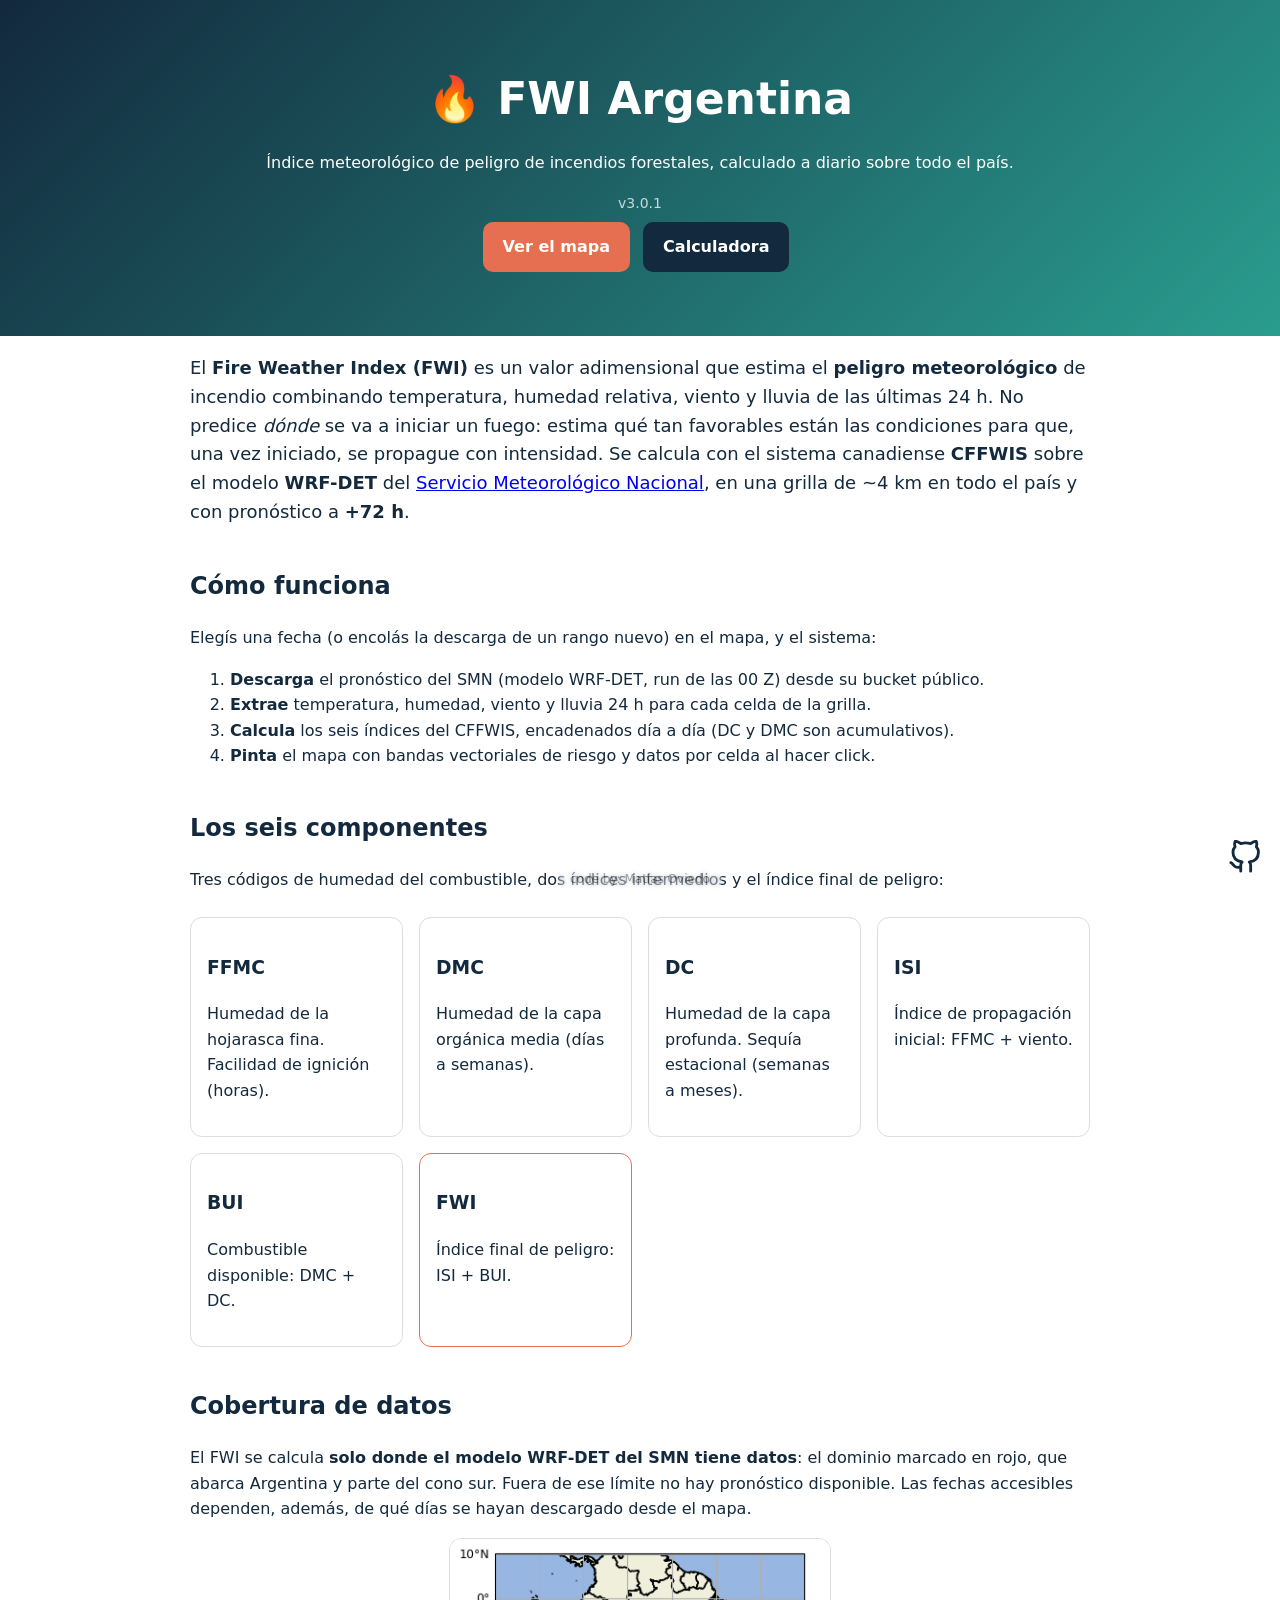
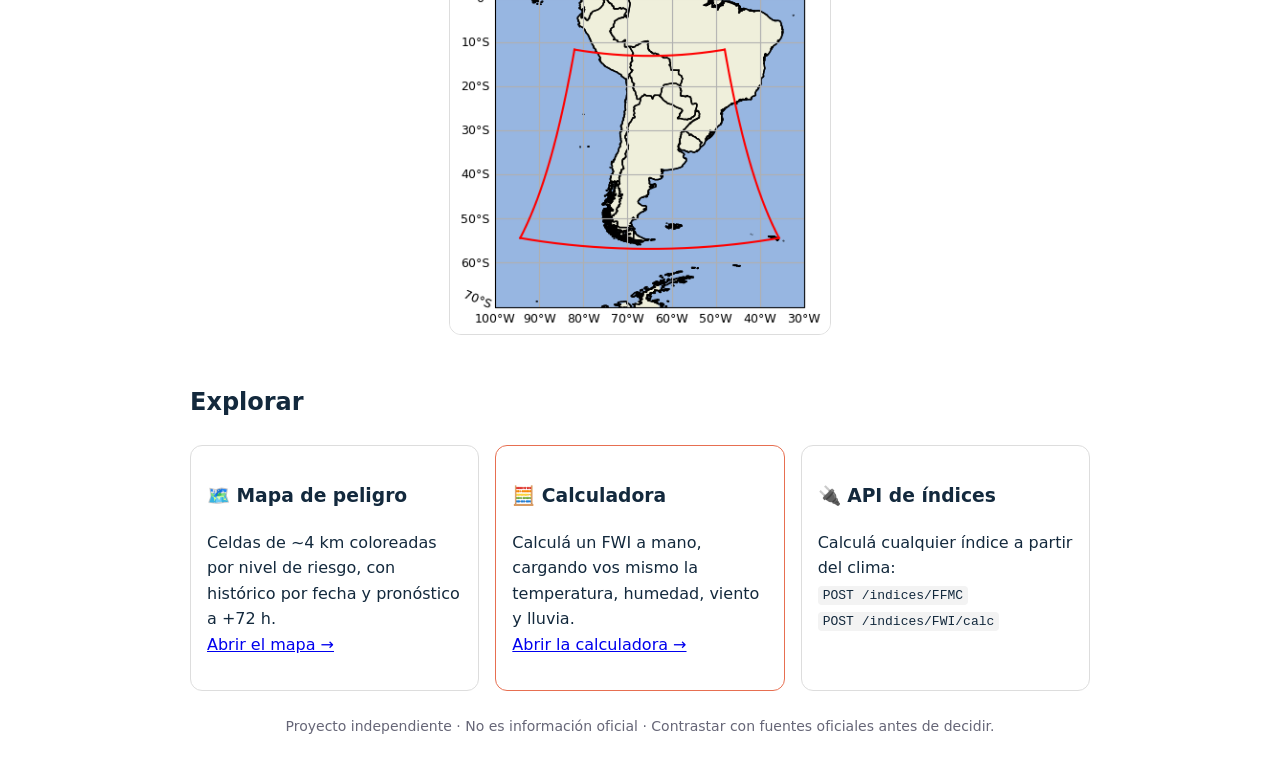
<file: web/index.html>
<!doctype html>
<html lang="es">
<head>
  <meta charset="utf-8" />
  <meta name="viewport" content="width=device-width, initial-scale=1" />
  <title>FWI Argentina — Índice meteorológico de peligro de incendios</title>
  <style>
    :root { --fire:#e76f51; --ink:#13293d; }
    body { margin:0; font-family:system-ui,sans-serif; color:var(--ink); line-height:1.6; }
    header { padding:64px 24px; background:linear-gradient(135deg,#13293d,#2a9d8f); color:#fff; text-align:center; }
    header h1 { margin:0 0 8px; font-size:clamp(28px,5vw,44px); }
    .wrap { max-width:900px; margin:0 auto; padding:0 24px; }
    main { padding:40px 0; }
    .btn { display:inline-block; margin:8px 8px 0 0; padding:12px 20px; border-radius:10px;
           background:var(--fire); color:#fff; text-decoration:none; font-weight:600; }
    .btn.alt { background:#13293d; }
    .grid { display:grid; gap:16px; grid-template-columns:repeat(auto-fit,minmax(200px,1fr)); margin-top:24px; }
    .card { border:1px solid #ddd; border-radius:12px; padding:16px; }
    code { background:#f3f3f3; padding:2px 5px; border-radius:4px; }
    footer { padding:24px; text-align:center; color:#667; font-size:14px; }

    /* crédito centrado abajo, difuso */
    .credit{position:fixed;bottom:8px;left:50%;transform:translateX(-50%);z-index:1200;
      font-size:12px;color:#000;text-decoration:none;opacity:.4;filter:blur(.3px);
      background:rgba(255,255,255,.45);backdrop-filter:blur(2px);padding:3px 12px;border-radius:12px;
      transition:.25s}
    .credit:hover{opacity:.9;filter:none}

    /* botón GitHub flotante (abajo a la derecha) */
    .gh-fab{position:fixed;right:18px;bottom:18px;z-index:1200}
    .gh-fab a{display:block;color:var(--ink)}
    .gh-fab svg{width:34px;height:34px;transition:.2s}
    .gh-fab a:hover svg{transform:scale(1.25);color:var(--fire)}
    .gh-fab .tip{position:absolute;bottom:48px;left:50%;transform:translateX(-50%) scale(0);
      transform-origin:bottom;background:#fff;border:1px solid #ddd;border-radius:8px;
      padding:5px 11px;font-size:13px;font-weight:700;box-shadow:0 2px 8px rgba(0,0,0,.15);
      transition:.25s ease-in-out;white-space:nowrap}
    .gh-fab a:hover .tip{transform:translateX(-50%) scale(1)}
  </style>
</head>
<body>
  <header>
    <div class="wrap">
      <h1>🔥 FWI Argentina</h1>
      <p>Índice meteorológico de peligro de incendios forestales, calculado a diario sobre todo el país.</p>
      <p style="opacity:.75;font-size:14px;margin:0">v3.0.1</p>
      <a class="btn" href="/map/">Ver el mapa</a>
      <a class="btn alt" href="/calculadora.html">Calculadora</a>
    </div>
  </header>
  <main class="wrap">
    <p style="font-size:18px">El <strong>Fire Weather Index (FWI)</strong> es un valor adimensional que
       estima el <strong>peligro meteorológico</strong> de incendio combinando temperatura, humedad
       relativa, viento y lluvia de las últimas 24&nbsp;h. No predice <em>dónde</em> se va a iniciar un
       fuego: estima qué tan favorables están las condiciones para que, una vez iniciado, se propague
       con intensidad. Se calcula con el sistema canadiense <strong>CFFWIS</strong> sobre el modelo
       <strong>WRF-DET</strong> del
       <a href="https://www.smn.gob.ar/">Servicio Meteorológico Nacional</a>, en una grilla de
       ~4&nbsp;km en todo el país y con pronóstico a <strong>+72&nbsp;h</strong>.</p>

    <h2 style="margin-top:40px">Cómo funciona</h2>
    <p>Elegís una fecha (o encolás la descarga de un rango nuevo) en el mapa, y el sistema:</p>
    <ol>
      <li><strong>Descarga</strong> el pronóstico del SMN (modelo WRF-DET, run de las 00&nbsp;Z) desde
          su bucket público.</li>
      <li><strong>Extrae</strong> temperatura, humedad, viento y lluvia 24&nbsp;h para cada celda de la
          grilla.</li>
      <li><strong>Calcula</strong> los seis índices del CFFWIS, encadenados día a día (DC y DMC son
          acumulativos).</li>
      <li><strong>Pinta</strong> el mapa con bandas vectoriales de riesgo y datos por celda al hacer
          click.</li>
    </ol>

    <h2 style="margin-top:40px">Los seis componentes</h2>
    <p>Tres códigos de humedad del combustible, dos índices intermedios y el índice final de peligro:</p>
    <div class="grid">
      <div class="card"><h3>FFMC</h3><p>Humedad de la hojarasca fina. Facilidad de ignición (horas).</p></div>
      <div class="card"><h3>DMC</h3><p>Humedad de la capa orgánica media (días a semanas).</p></div>
      <div class="card"><h3>DC</h3><p>Humedad de la capa profunda. Sequía estacional (semanas a meses).</p></div>
      <div class="card"><h3>ISI</h3><p>Índice de propagación inicial: FFMC + viento.</p></div>
      <div class="card"><h3>BUI</h3><p>Combustible disponible: DMC + DC.</p></div>
      <div class="card" style="border-color:var(--fire)"><h3>FWI</h3><p>Índice final de peligro: ISI + BUI.</p></div>
    </div>

    <h2 style="margin-top:40px">Cobertura de datos</h2>
    <p>El FWI se calcula <strong>solo donde el modelo WRF-DET del SMN tiene datos</strong>: el dominio
       marcado en rojo, que abarca Argentina y parte del cono sur. Fuera de ese límite no hay
       pronóstico disponible. Las fechas accesibles dependen, además, de qué días se hayan descargado
       desde el mapa.</p>
    <div style="text-align:center">
      <img src="images/cobertura_smn.png" alt="Dominio de cobertura del modelo WRF-DET del SMN"
           style="max-width:380px;width:100%;border-radius:12px;border:1px solid #ddd">
    </div>

    <h2 style="margin-top:40px">Explorar</h2>
    <div class="grid">
      <div class="card"><h3>🗺️ Mapa de peligro</h3><p>Celdas de ~4&nbsp;km coloreadas por nivel de
        riesgo, con histórico por fecha y pronóstico a +72&nbsp;h.
        <br><a href="/map/">Abrir el mapa →</a></p></div>
      <div class="card" style="border-color:var(--fire)"><h3>🧮 Calculadora</h3><p>Calculá un FWI a mano,
        cargando vos mismo la temperatura, humedad, viento y lluvia.
        <br><a href="/calculadora.html">Abrir la calculadora →</a></p></div>
      <div class="card"><h3>🔌 API de índices</h3><p>Calculá cualquier índice a partir del clima:
        <br><code>POST /indices/FFMC</code>
        <br><code>POST /indices/FWI/calc</code></p></div>
    </div>
  </main>
  <footer>
    Proyecto independiente · No es información oficial ·
    Contrastar con fuentes oficiales antes de decidir.
  </footer>

  <a class="credit" href="https://github.com/matiasoviedo28" target="_blank" rel="noopener">code by: Matías Oviedo</a>

  <div class="gh-fab">
    <a href="https://github.com/matiasoviedo28/FWI" target="_blank" rel="noopener" aria-label="GitHub">
      <svg stroke-linejoin="round" stroke-linecap="round" stroke-width="2" stroke="currentColor" fill="none" viewBox="0 0 24 24"><path d="M9 19c-5 1.5-5-2.5-7-3m14 6v-3.87a3.37 3.37 0 0 0-.94-2.61c3.14-.35 6.44-1.54 6.44-7A5.44 5.44 0 0 0 20 4.77 5.07 5.07 0 0 0 19.91 1S18.73.65 16 2.48a13.38 13.38 0 0 0-7 0C6.27.65 5.09 1 5.09 1A5.07 5.07 0 0 0 5 4.77a5.44 5.44 0 0 0-1.5 3.78c0 5.42 3.3 6.61 6.44 7A3.37 3.37 0 0 0 9 18.13V22"></path></svg>
      <span class="tip">GitHub</span>
    </a>
  </div>
</body>
</html>
</file>
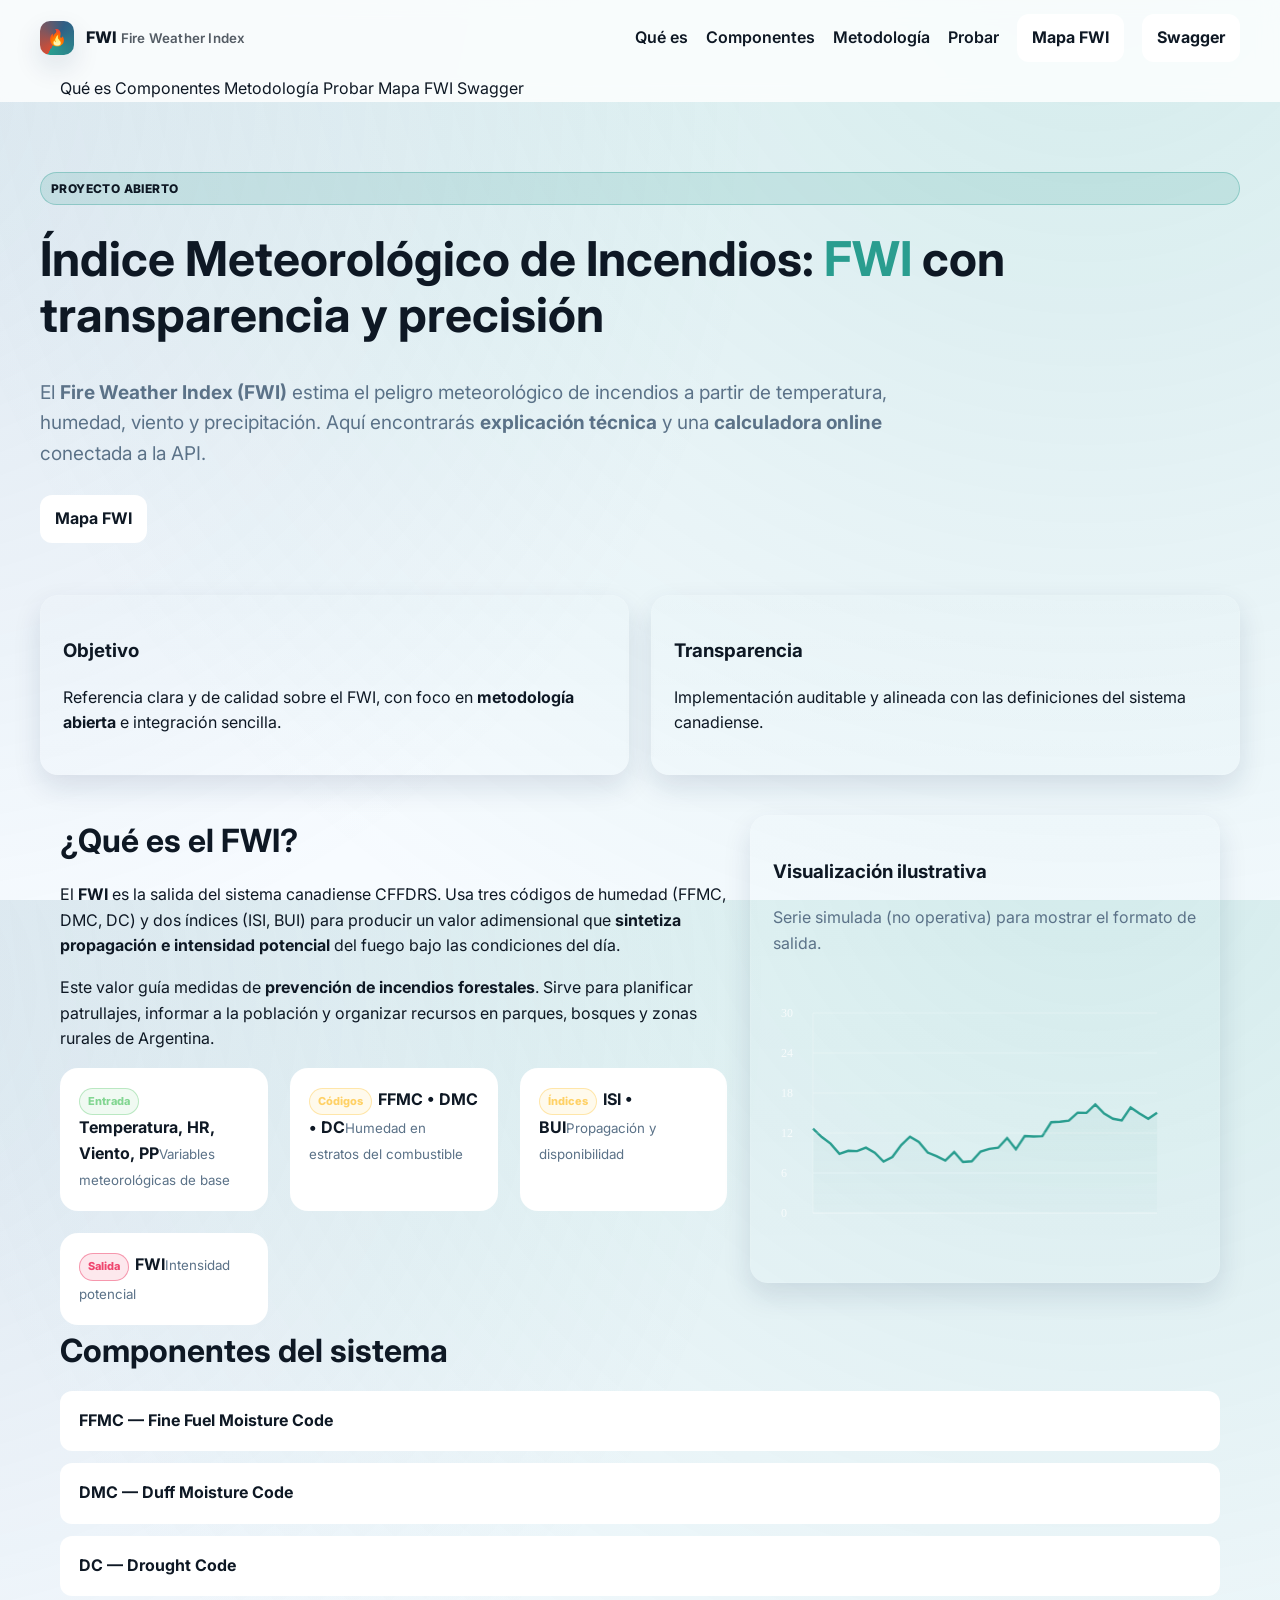
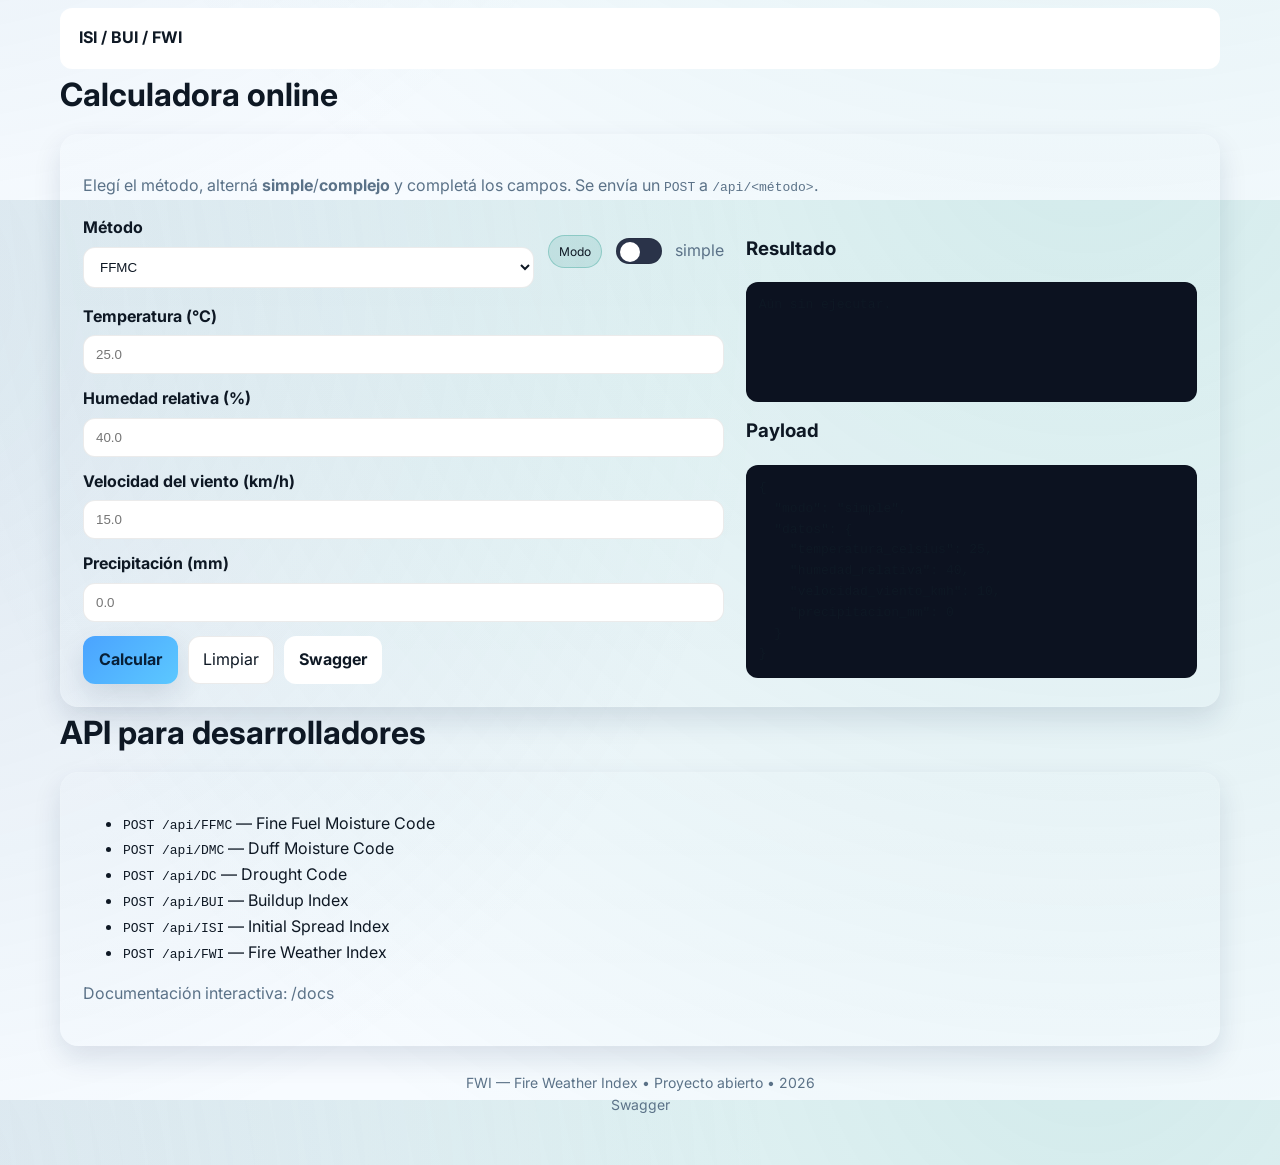
<file: web/index_legacy.html>
<!doctype html>
<html lang="es">
<head>
  <meta charset="utf-8" />
  <meta name="viewport" content="width=device-width, initial-scale=1" />
  <title>FWI — Fire Weather Index (Proyecto Abierto)</title>
  <meta name="description" content="Información técnica del Fire Weather Index (FWI) y calculadora online conectada a la API.">
  <link rel="preconnect" href="https://fonts.gstatic.com" crossorigin>
  <link href="https://fonts.googleapis.com/css2?family=Inter:wght@300;400;600;800&display=swap" rel="stylesheet">
  <meta name="color-scheme" content="dark light">
  <style>
    :root{
      --bg:#0d1b2a; --bg-soft:#0f2438; --surface:#13293d; --card:#173a5e;
      --primary:#2a9d8f; --secondary:#457b9d; --accent:#e76f51;
      --text:#e9f1f7; --muted:#b7c9d9; --ok:#83d692; --warn:#ffd166; --danger:#ef476f;
      --shadow:0 10px 30px rgba(0,0,0,.35);
      --radius:18px; --radius-sm:12px; --gap:22px; --maxw:1200px;
      /* Calc */
      --surface-2:#151c2d; --border:rgba(255,255,255,.10);
    }
    @media (prefers-color-scheme: light){
      :root{
        --bg:#f7fbff; --bg-soft:#eef4fb; --surface:#ffffff; --card:#ffffff;
        --secondary:#2f5f86; --accent:#d44d34; --text:#0e1824; --muted:#5b7288;
        --shadow:0 12px 28px rgba(20,40,80,.12); --border:rgba(0,0,0,.08);
      }
    }
    *{box-sizing:border-box}
    html,body{height:100%}
    body{
      margin:0; font-family:Inter,system-ui,-apple-system,Segoe UI,Roboto,Arial,sans-serif;
      color:var(--text);
      background: radial-gradient(1200px 1200px at 85% -10%, rgba(42,157,143,.18), transparent),
                  radial-gradient(900px 900px at -10% 10%, rgba(69,123,157,.16), transparent),
                  var(--bg);
      line-height:1.6; -webkit-font-smoothing:antialiased; -moz-osx-font-smoothing:grayscale;
    }
    a{color:inherit;text-decoration:none}
    .container{max-width:var(--maxw); margin:0 auto; padding:0 20px}

    /* Nav */
    nav{position:sticky; top:0; z-index:50; background:rgba(15,30,50,.75); backdrop-filter:blur(10px); border-bottom:1px solid rgba(255,255,255,.06)}
    @media (prefers-color-scheme: light){ nav{background:rgba(255,255,255,.8)} }
    .nav-inner{display:flex; align-items:center; justify-content:space-between; padding:14px 0}
    .brand{display:flex; gap:12px; align-items:center; font-weight:800; letter-spacing:.2px}
    .logo{width:34px;height:34px;border-radius:10px;display:grid;place-items:center;color:white;background:conic-gradient(from 210deg,var(--accent),var(--secondary),var(--primary)); box-shadow:var(--shadow)}
    .nav-links{display:flex; gap:18px; align-items:center; font-weight:600}
    .gh-btn{display:inline-flex; gap:10px; align-items:center; background:var(--surface); border:1px solid rgba(255,255,255,.08); padding:10px 14px; border-radius:12px; font-weight:700; transition:.2s transform}
    .gh-btn:hover{transform:translateY(-1px)}
    .menu-btn{display:none}
    @media (max-width: 720px){ .nav-links{display:none} .menu-btn{display:inline-flex; gap:8px; align-items:center; background:transparent; border:1px solid rgba(255,255,255,.18); padding:8px 12px; border-radius:10px} .drawer{position:fixed; top:56px; right:14px; background:var(--surface); border:1px solid rgba(255,255,255,.12); border-radius:12px; box-shadow:var(--shadow); padding:12px; width:min(86vw, 320px); display:none} .drawer a{display:block; padding:10px 12px; border-radius:9px} .drawer a:hover{background:rgba(255,255,255,.06)} .drawer.open{display:block} }

    /* Hero */
    .hero{padding:70px 0 40px; display:grid; gap:26px}
    .hero h1{font-size:clamp(28px, 4.2vw, 48px); line-height:1.15; margin:0 0 10px}
    .pill{display:inline-block; font-size:12px; font-weight:800; letter-spacing:.4px; text-transform:uppercase; background:rgba(42,157,143,.15); border:1px solid rgba(42,157,143,.35); color:var(--text); padding:6px 10px; border-radius:999px}
    .lead{font-size:clamp(16px,2.2vw,19px); color:var(--muted); max-width:900px; margin:0}

    /* Cards y grids */
    .hero-cards{margin-top:26px; display:grid; gap:var(--gap); grid-template-columns:repeat(12,1fr)}
    .card{grid-column:span 12; background:linear-gradient(180deg,rgba(255,255,255,.02),rgba(255,255,255,0)); border:1px solid rgba(255,255,255,.08); border-radius:var(--radius); padding:22px; box-shadow:var(--shadow)}
    section{padding:50px 0}
    h2{font-size:clamp(22px,3vw,32px); margin:0 0 14px}
    .muted{color:var(--muted)}
    .grid-2{display:grid; gap:var(--gap); grid-template-columns:repeat(12,1fr)}
    .grid-2 > *:nth-child(1){grid-column:span 12}
    .grid-2 > *:nth-child(2){grid-column:span 12}
    @media (min-width:900px){ .grid-2 > *:nth-child(1){grid-column:span 7} .grid-2 > *:nth-child(2){grid-column:span 5} .card.span-6{grid-column:span 6} }

    /* KPI */
    .kpis{display:grid; gap:var(--gap); grid-template-columns:repeat(6,minmax(0,1fr))}
    .kpi{grid-column:span 6; background:var(--card); border-radius:var(--radius); padding:18px; border:1px solid rgba(255,255,255,.06)}
    @media (min-width:700px){ .kpi{grid-column:span 2} }
    .badge{font-weight:800; font-size:11px; padding:4px 8px; border-radius:999px; border:1px solid; display:inline-block; margin-right:6px}
    .b-ok{color:var(--ok); border-color:rgba(131,214,146,.5); background:rgba(131,214,146,.12)}
    .b-warn{color:var(--warn); border-color:rgba(255,209,102,.5); background:rgba(255,209,102,.12)}
    .b-danger{color:var(--danger); border-color:rgba(239,71,111,.5); background:rgba(239,71,111,.12)}

    /* Acordeón */
    .accordion{display:grid; gap:12px}
    .acc-item{background:var(--card); border:1px solid rgba(255,255,255,.08); border-radius:12px; overflow:hidden}
    .acc-head{padding:16px 18px; cursor:pointer; font-weight:700; display:flex; justify-content:space-between; align-items:center}
    .acc-body{padding:0 18px; max-height:0; overflow:hidden; transition:max-height .3s ease; border-top:1px solid rgba(255,255,255,.06); background:linear-gradient(180deg, rgba(255,255,255,.02), transparent)}
    .acc-body-inner{padding:16px 0 18px}

    /* Calculadora */
    .label{display:block;font-weight:700;margin-bottom:6px}
    input,select{width:100%;padding:11px 12px;border-radius:12px;background:var(--surface);color:var(--text);border:1px solid var(--border);outline:none}
    input:focus,select:focus{border-color:var(--primary);box-shadow:0 0 0 3px rgba(42,157,143,.15)}
    .row{display:flex;flex-wrap:wrap;gap:10px;align-items:center}
    .pill-alt{background:rgba(42,157,143,.15);border:1px solid rgba(42,157,143,.35);border-radius:999px;padding:6px 10px;font-size:12px;color:var(--text)}
    .switch{display:inline-flex;align-items:center;gap:10px;cursor:pointer;user-select:none}
    .switch input{appearance:none;width:46px;height:26px;border-radius:999px;background:#2a3349;position:relative;transition:all .2s;border:1px solid var(--border)}
    .switch input:before{content:"";position:absolute;left:3px;top:3px;width:20px;height:20px;background:#fff;border-radius:50%;transition:all .2s}
    .switch input:checked{background:#2f825a}
    .switch input:checked:before{left:23px}
    button.primary{all:unset;cursor:pointer;background:linear-gradient(135deg,#4aa3ff,#5cc8ff);color:#082038;padding:11px 16px;border-radius:12px;font-weight:700;box-shadow:var(--shadow)}
    button.secondary{all:unset;cursor:pointer;background:var(--surface);border:1px solid var(--border);padding:10px 14px;border-radius:12px}
    pre{margin:0;background:#0c1220;border:1px solid var(--border);border-radius:12px;padding:12px;overflow:auto}
    canvas{width:100%; height:280px}
    .foot{padding:26px 0 50px; color:var(--muted); font-size:14px; text-align:center}
  </style>
</head>
<body>

  <!-- NAV -->
  <nav>
    <div class="container nav-inner">
      <div class="brand">
        <div class="logo" aria-hidden="true">🔥</div>
        <div>FWI <small style="opacity:.7;font-weight:600">Fire Weather Index</small></div>
      </div>
      <div class="nav-links">
        <a href="#que-es">Qué es</a>
        <a href="#componentes">Componentes</a>
        <a href="#metodologia">Metodología</a>
        <a href="#probar">Probar</a>
        <a class="gh-btn" href="web/mapa.html" target="_blank" rel="noopener">Mapa FWI</a>
        <a class="gh-btn" href="http://fwi.com.ar:9000/docs" target="_blank" rel="noopener">Swagger</a>
      </div>
      <button class="menu-btn" id="menuBtn" aria-label="Menú">☰ Menú</button>
    </div>
    <div class="container">
      <div class="drawer" id="drawer">
        <a href="#que-es">Qué es</a>
        <a href="#componentes">Componentes</a>
        <a href="#metodologia">Metodología</a>
        <a href="#probar">Probar</a>
        <a href="web/mapa.html" target="_blank" rel="noopener">Mapa FWI</a>
        <a href="http://fwi.com.ar:9000/docs" target="_blank" rel="noopener">Swagger</a>
      </div>
    </div>
  </nav>

  <!-- HERO -->
  <header class="container hero">
    <span class="pill">Proyecto abierto</span>
    <h1>Índice Meteorológico de Incendios: <span style="color:var(--primary)">FWI</span> con transparencia y precisión</h1>
    <p class="lead">
      El <strong>Fire Weather Index (FWI)</strong> estima el peligro meteorológico de incendios a partir de temperatura, humedad, viento y precipitación.
      Aquí encontrarás <strong>explicación técnica</strong> y una <strong>calculadora online</strong> conectada a la API.
    </p>
    <a class="gh-btn" href="web/mapa.html" target="_blank" rel="noopener" style="width:max-content">Mapa FWI</a>
    <div class="hero-cards">
      <div class="card span-6"><h3>Objetivo</h3><p>Referencia clara y de calidad sobre el FWI, con foco en <strong>metodología abierta</strong> e integración sencilla.</p></div>
      <div class="card span-6"><h3>Transparencia</h3><p>Implementación auditable y alineada con las definiciones del sistema canadiense.</p></div>
    </div>
  </header>

  <!-- EXPLICACIÓN -->
  <main>
    <section id="que-es" class="container grid-2">
      <div>
        <h2>¿Qué es el FWI?</h2>
        <p>
          El <strong>FWI</strong> es la salida del sistema canadiense CFFDRS. Usa tres códigos de humedad (FFMC, DMC, DC) y dos índices (ISI, BUI)
          para producir un valor adimensional que <strong>sintetiza propagación e intensidad potencial</strong> del fuego bajo las condiciones del día.
        </p>
        <p>
          Este valor guía medidas de <strong>prevención de incendios forestales</strong>. Sirve para planificar patrullajes, informar a la población y organizar recursos en parques, bosques y zonas rurales de Argentina.
        </p>
        <div class="kpis">
          <div class="kpi"><span class="badge b-ok">Entrada</span><b>Temperatura, HR, Viento, PP</b><small class="muted">Variables meteorológicas de base</small></div>
          <div class="kpi"><span class="badge b-warn">Códigos</span><b>FFMC • DMC • DC</b><small class="muted">Humedad en estratos del combustible</small></div>
          <div class="kpi"><span class="badge b-warn">Índices</span><b>ISI • BUI</b><small class="muted">Propagación y disponibilidad</small></div>
          <div class="kpi"><span class="badge b-danger">Salida</span><b>FWI</b><small class="muted">Intensidad potencial</small></div>
        </div>
      </div>
      <div>
        <div class="card">
          <h3>Visualización ilustrativa</h3>
          <p class="muted">Serie simulada (no operativa) para mostrar el formato de salida.</p>
          <canvas id="chart"></canvas>
        </div>
      </div>
    </section>

    <section id="componentes" class="container">
      <h2>Componentes del sistema</h2>
      <div class="accordion" id="accordion">
        <div class="acc-item"><div class="acc-head">FFMC — Fine Fuel Moisture Code</div><div class="acc-body"><div class="acc-body-inner"><p>Mide la humedad del combustible fino: afecta ignición y propagación inicial. Sensible a HR, T°, viento y lloviznas.</p></div></div></div>
        <div class="acc-item"><div class="acc-head">DMC — Duff Moisture Code</div><div class="acc-body"><div class="acc-body-inner"><p>Humedad del mantillo orgánico: integra condiciones de varios días, modula persistencia.</p></div></div></div>
        <div class="acc-item"><div class="acc-head">DC — Drought Code</div><div class="acc-body"><div class="acc-body-inner"><p>Sequía profunda: tendencia de largo plazo y energía potencial disponible.</p></div></div></div>
        <div class="acc-item"><div class="acc-head">ISI / BUI / FWI</div><div class="acc-body"><div class="acc-body-inner"><pre><code>ISI = φ(FFMC, Viento)
BUI = ψ(DMC, DC)
FWI = ω(ISI, BUI)</code></pre></div></div></div>
      </div>
    </section>

    <!-- CALCULADORA -->
    <section id="probar" class="container">
      <h2>Calculadora online</h2>
      <div class="card">
        <p class="muted">Elegí el método, alterná <b>simple</b>/<b>complejo</b> y completá los campos. Se envía un <code>POST</code> a <code>/api/&lt;método&gt;</code>.</p>
        <div class="grid-2" style="margin-top:10px">
          <!-- Form -->
          <div>
            <div class="row" style="gap:14px; flex-wrap:wrap">
              <div style="min-width:220px;flex:1 1 220px">
                <label class="label" for="metodo">Método</label>
                <select id="metodo">
                  <option value="FFMC">FFMC</option>
                  <option value="DMC">DMC</option>
                  <option value="DC">DC</option>
                  <option value="ISI">ISI</option>
                  <option value="BUI">BUI</option>
                  <option value="FWI">FWI</option>
                </select>
              </div>
              <div class="row" style="gap:10px;align-items:center">
                <span class="pill-alt">Modo</span>
                <label class="switch" title="simple/complejo">
                  <input id="modoToggle" type="checkbox">
                </label>
                <span id="modoLabel" class="muted">simple</span>
              </div>
            </div>

            <div id="campos" style="margin-top:16px; display:grid; gap:12px"></div>

            <div class="row" style="gap:10px;margin-top:14px">
              <button id="btnCalcular" class="primary">Calcular</button>
              <button id="btnLimpiar" class="secondary">Limpiar</button>
              <a class="gh-btn" href="http://fwi.com.ar:9000/docs" target="_blank" rel="noopener">Swagger</a>
            </div>
          </div>

          <!-- Resultado -->
          <div>
            <h3>Resultado</h3>
            <pre id="salida" aria-live="polite" style="min-height:120px">Aún sin ejecutar.</pre>
            <h3 style="margin-top:14px">Payload</h3>
            <pre id="payloadPreview" style="min-height:120px"></pre>
          </div>
        </div>
      </div>
    </section>

    <!-- API -->
    <section id="api" class="container">
      <h2>API para desarrolladores</h2>
      <div class="card">
        <ul>
          <li><code>POST /api/FFMC</code> — Fine Fuel Moisture Code</li>
          <li><code>POST /api/DMC</code> — Duff Moisture Code</li>
          <li><code>POST /api/DC</code> — Drought Code</li>
          <li><code>POST /api/BUI</code> — Buildup Index</li>
          <li><code>POST /api/ISI</code> — Initial Spread Index</li>
          <li><code>POST /api/FWI</code> — Fire Weather Index</li>
        </ul>
        <p class="muted">Documentación interactiva: <a href="http://fwi.com.ar:9000/docs" target="_blank" rel="noopener">/docs</a></p>
      </div>
    </section>
  </main>

  <footer class="foot">
    <div class="container">
      <div>FWI — Fire Weather Index • Proyecto abierto • <span id="year"></span></div>
      <div><a href="http://fwi.com.ar:9000/docs" target="_blank" rel="noopener">Swagger</a></div>
    </div>
  </footer>

  <script>
    // ======= Navegación móvil + acordeones =======
    const menuBtn = document.getElementById('menuBtn');
    const drawer = document.getElementById('drawer');
    menuBtn?.addEventListener('click', () => drawer.classList.toggle('open'));
    document.querySelectorAll('.acc-item').forEach(item => {
      const head = item.querySelector('.acc-head');
      const body = item.querySelector('.acc-body');
      head.addEventListener('click', () => {
        const open = body.style.maxHeight && body.style.maxHeight !== '0px';
        body.style.maxHeight = open ? '0px' : (body.scrollHeight + 8) + 'px';
      });
    });
    document.getElementById('year').textContent = new Date().getFullYear();
    document.querySelectorAll('a[href^="#"]').forEach(a=>{
      a.addEventListener('click', e=>{
        const id = a.getAttribute('href'); const el = document.querySelector(id);
        if(el){ e.preventDefault(); el.scrollIntoView({behavior:'smooth', block:'start'}) }
        drawer?.classList.remove('open');
      })
    });

    // ======= Pequeño gráfico ilustrativo (no requiere libs) =======
    (function(){
      const c = document.getElementById('chart'); if(!c) return;
      const ctx = c.getContext('2d');
      const DPR = window.devicePixelRatio||1;
      const W = c.width = c.clientWidth * DPR;
      const H = c.height = c.clientHeight * DPR;
      const pad = 40*DPR, N=40;
      let y=[], v=12, trend=.15; for(let i=0;i<N;i++){ v=Math.max(0, v + (Math.random()*2-1)*2 + trend); y.push(v); }
      const ymin=0, ymax=Math.max(30, Math.ceil(Math.max(...y)/5)*5);
      const sx = i => pad + i*(W-2*pad)/(N-1);
      const sy = v => H-pad - (v-ymin)*(H-2*pad)/(ymax-ymin);

      // Área
      const grd = ctx.createLinearGradient(0,0,0,H); grd.addColorStop(0,'rgba(42,157,143,.10)'); grd.addColorStop(1,'rgba(42,157,143,0)');
      ctx.fillStyle=grd; ctx.beginPath(); ctx.moveTo(sx(0), sy(y[0])); for(let i=1;i<N;i++) ctx.lineTo(sx(i), sy(y[i]));
      ctx.lineTo(sx(N-1), H-pad); ctx.lineTo(sx(0), H-pad); ctx.closePath(); ctx.fill();

      // Línea
      ctx.strokeStyle = getComputedStyle(document.documentElement).getPropertyValue('--primary').trim() || '#2a9d8f';
      ctx.lineWidth = 2.4*DPR; ctx.beginPath(); ctx.moveTo(sx(0), sy(y[0])); for(let i=1;i<N;i++) ctx.lineTo(sx(i), sy(y[i])); ctx.stroke();

      // Ejes
      ctx.strokeStyle='rgba(255,255,255,.25)'; ctx.lineWidth=1*DPR; ctx.beginPath();
      ctx.moveTo(pad,H-pad); ctx.lineTo(W-pad,H-pad); ctx.moveTo(pad,pad); ctx.lineTo(pad,H-pad); ctx.stroke();

      // Ticks Y
      ctx.fillStyle='rgba(255,255,255,.75)'; ctx.font = 12*DPR+'px Inter';
      const steps=5; for(let i=0;i<=steps;i++){ const v=ymin+i*(ymax-ymin)/steps, yy=sy(v);
        ctx.beginPath(); ctx.moveTo(pad,yy); ctx.lineTo(W-pad,yy); ctx.stroke();
        ctx.fillText(String(Math.round(v)), 8, yy+4);
      }
    })();

    // ======= Calculadora =======
    const API_BASE = "/api"; // via Nginx reverse proxy (HTTPS)

    // Definición de campos
    const camposDef = {
      temperatura: { label:"Temperatura (°C)", name:"temperatura_celsius", type:"number", step:"0.1", placeholder:"25.0" },
      humedad:     { label:"Humedad relativa (%)", name:"humedad_relativa", type:"number", step:"0.1", placeholder:"40.0" },
      viento:      { label:"Velocidad del viento (km/h)", name:"velocidad_viento_kmh", type:"number", step:"0.1", placeholder:"15.0" },
      lluvia:      { label:"Precipitación (mm)", name:"precipitacion_mm", type:"number", step:"0.1", placeholder:"0.0" },
      ffmc:        { label:"FFMC", name:"ffmc", type:"number", step:"0.1", placeholder:"85.0" },
      dmc:         { label:"DMC",  name:"dmc",  type:"number", step:"0.1", placeholder:"12.0" },
      dc:          { label:"DC",   name:"dc",   type:"number", step:"0.1", placeholder:"250.0" },
      ffmc_prev:   { label:"FFMC (día anterior)", name:"ffmc_dia_anterior", type:"number", step:"0.1", placeholder:"88.1" },
      dmc_prev:    { label:"DMC (día anterior)",  name:"dmc_dia_anterior",  type:"number", step:"0.1", placeholder:"12.7" },
      dc_prev:     { label:"DC (día anterior)",   name:"dc_dia_anterior",   type:"number", step:"0.1", placeholder:"230.0" },
    };

    // Campos por método y modo
    const uiPorMetodo = {
      FFMC: { simple:["temperatura","humedad","viento","lluvia"], complejo:["temperatura","humedad","viento","lluvia","ffmc_prev"] },
      DMC:  { simple:["temperatura","humedad","lluvia"],          complejo:["temperatura","humedad","lluvia","dmc_prev"] },
      DC:   { simple:["temperatura","humedad","lluvia"],          complejo:["temperatura","humedad","lluvia","dc_prev"] },
      ISI:  { simple:["ffmc","viento"],                             complejo:["ffmc","viento"] },
      BUI:  { simple:["dmc","dc"],                                complejo:["dmc","dc"] },
      FWI:  { simple:["ffmc","dmc","dc","viento"],                complejo:["ffmc","dmc","dc","viento"] }
    };

    // Elementos
    const metodoSel = document.getElementById("metodo");
    const modoToggle = document.getElementById("modoToggle");
    const modoLabel  = document.getElementById("modoLabel");
    const camposDiv  = document.getElementById("campos");
    const salida     = document.getElementById("salida");
    const payloadPreview = document.getElementById("payloadPreview");
    const btnCalcular = document.getElementById("btnCalcular");
    const btnLimpiar  = document.getElementById("btnLimpiar");

    function renderCampos(){
      const metodo = metodoSel.value;
      const modo = modoToggle.checked ? "complejo" : "simple";
      modoLabel.textContent = modo;
      const lista = uiPorMetodo[metodo][modo];
      camposDiv.innerHTML = "";
      lista.forEach(key=>{
        const def = camposDef[key];
        const wrap = document.createElement("div");
        wrap.innerHTML = `<label class="label">${def.label}</label>
          <input type="${def.type}" inputmode="decimal" step="${def.step}" name="${def.name}" placeholder="${def.placeholder}">`;
        camposDiv.appendChild(wrap);
      });
      payloadPreview.textContent = construirPayload(true);
    }

    function leerCampos(){
      const inputs = camposDiv.querySelectorAll("input");
      const data = {};
      inputs.forEach(inp=>{
        const v = inp.value.trim();
        data[inp.name] = v === "" ? null : Number(v);
      });
      return data;
    }

    function construirPayload(preview=false){
      const metodo = metodoSel.value;
      const modo = modoToggle.checked ? "complejo" : "simple";
      const data = leerCampos();
      let payload = { modo, datos:{} };

      if(metodo==="FFMC"){
        payload.datos = {
          temperatura_celsius: data.temperatura_celsius ?? 25,
          humedad_relativa:    data.humedad_relativa ?? 40,
          velocidad_viento_kmh:data.velocidad_viento_kmh ?? 10,
          precipitacion_mm:    data.precipitacion_mm ?? 0,
        };
        if(modo==="complejo") payload.datos_dia_anterior = { ffmc_dia_anterior: data.ffmc_dia_anterior ?? 85 };
      } else if(metodo==="DMC"){
        payload.datos = {
          temperatura_celsius: data.temperatura_celsius ?? 25,
          humedad_relativa:    data.humedad_relativa ?? 40,
          precipitacion_mm:    data.precipitacion_mm ?? 0,
        };
        if(modo==="complejo") payload.datos_dia_anterior = { dmc_dia_anterior: data.dmc_dia_anterior ?? 6 };
      } else if(metodo==="DC"){
        payload.datos = {
          temperatura_celsius: data.temperatura_celsius ?? 25,
          humedad_relativa:    data.humedad_relativa ?? 40,
          precipitacion_mm:    data.precipitacion_mm ?? 0,
        };
        if(modo==="complejo") payload.datos_dia_anterior = { dc_dia_anterior: data.dc_dia_anterior ?? 15 };
      } else if(metodo==="ISI"){
        payload.datos = {
          ffmc: data.ffmc ?? 85,
          velocidad_viento_kmh: data.velocidad_viento_kmh ?? 10,
        };
      } else if(metodo==="BUI"){
        payload.datos = { dmc: data.dmc ?? 12, dc: data.dc ?? 250 };
      } else if(metodo==="FWI"){
        payload.datos = {
          ffmc: data.ffmc ?? 85, dmc: data.dmc ?? 12, dc: data.dc ?? 250,
          velocidad_viento_kmh: data.velocidad_viento_kmh ?? 10,
        };
      }
      return preview ? JSON.stringify(payload, null, 2) : payload;
    }

    async function calcular(){
      const metodo = metodoSel.value;
      const payload = construirPayload(false);
      payloadPreview.textContent = JSON.stringify(payload, null, 2);
      salida.textContent = "Calculando...";
      try{
        const resp = await fetch(`${API_BASE}/${metodo}`, {
          method:"POST",
          headers:{ "Content-Type":"application/json" },
          body: JSON.stringify(payload)
        });
        const text = await resp.text();
        let body; try{ body = JSON.parse(text) }catch{ body = text }
        salida.textContent = JSON.stringify({ status:resp.status, ok:resp.ok, body }, null, 2);
      }catch(err){
        salida.textContent = JSON.stringify({ error:"API no disponible", detalle: err?.message || String(err) }, null, 2);
      }
    }

    function limpiar(){
      camposDiv.querySelectorAll("input").forEach(i=> i.value="");
      salida.textContent = "Aún sin ejecutar.";
      payloadPreview.textContent = construirPayload(true);
    }

    // Eventos
    document.getElementById("metodo").addEventListener("change", renderCampos);
    document.getElementById("modoToggle").addEventListener("change", renderCampos);
    document.getElementById("btnCalcular").addEventListener("click", calcular);
    document.getElementById("btnLimpiar").addEventListener("click", limpiar);

    // Inicial
    renderCampos();
  </script>
</body>
</html>
</file>
